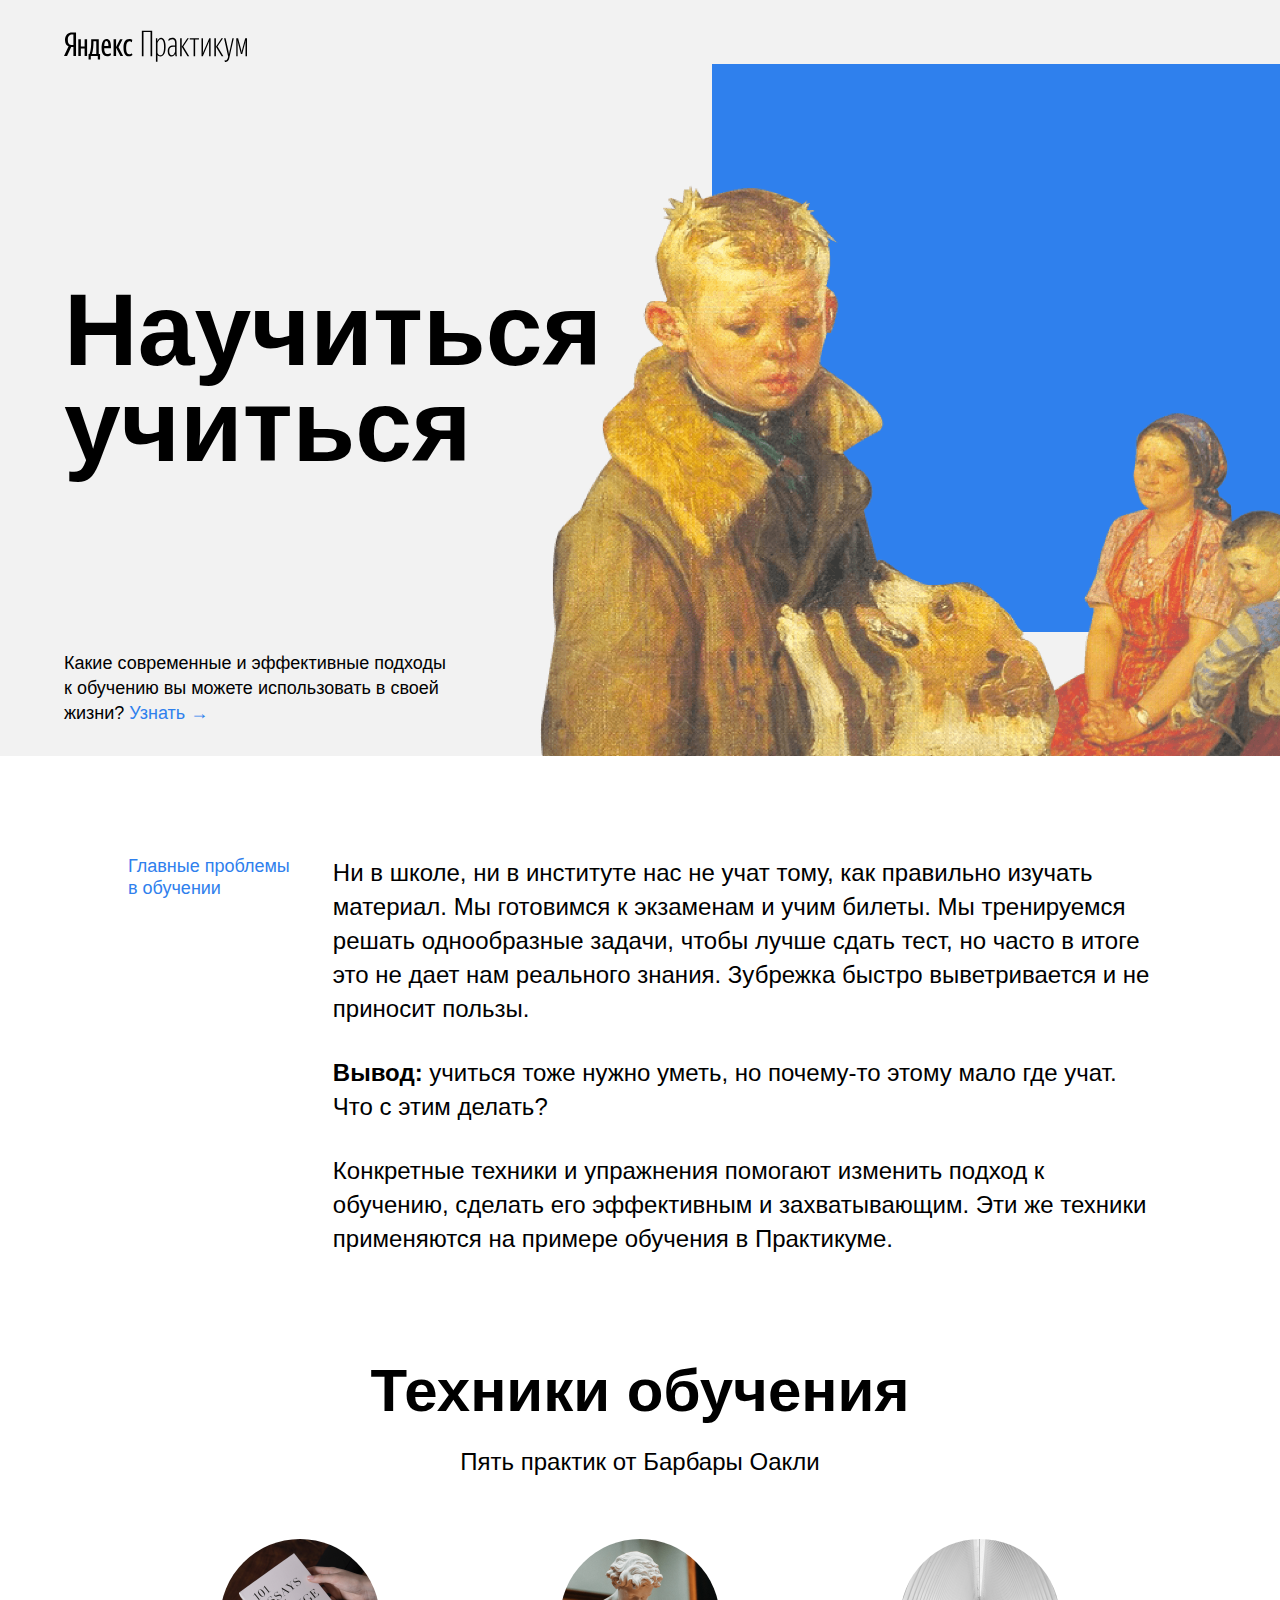
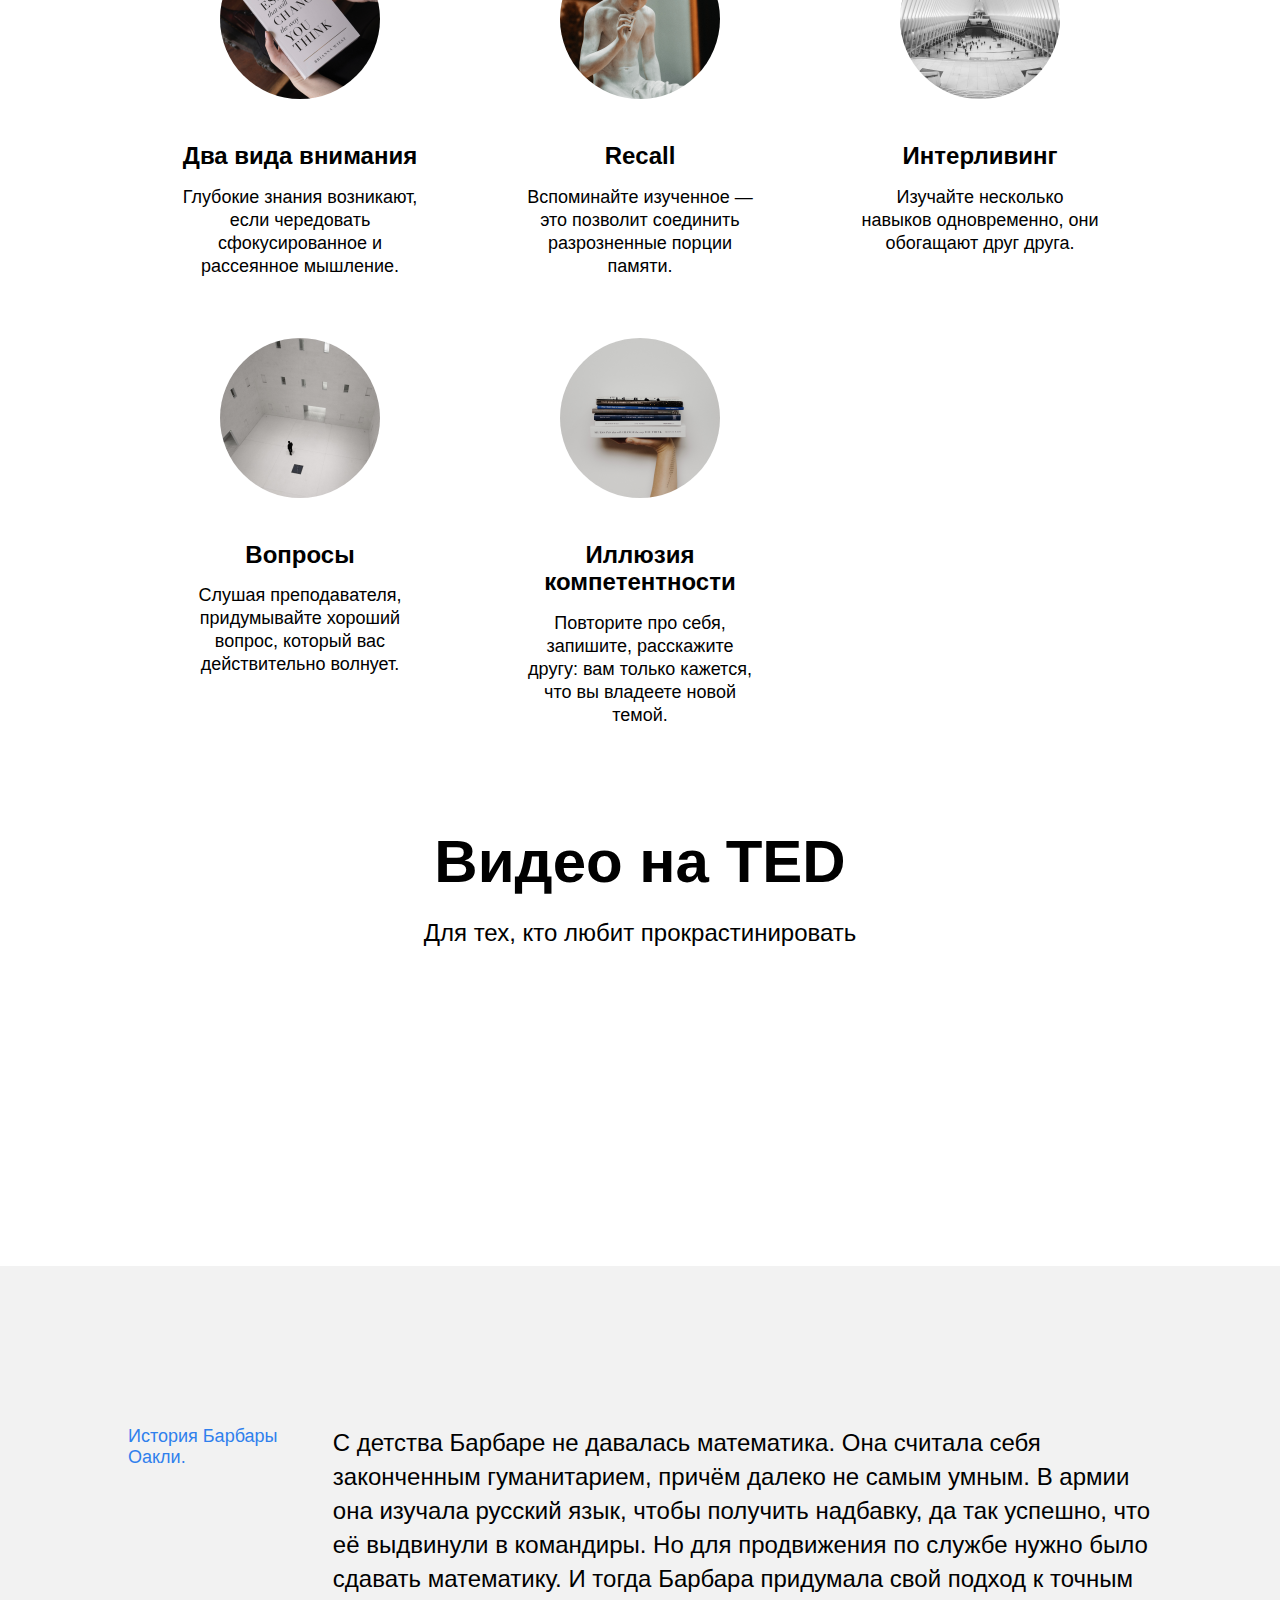
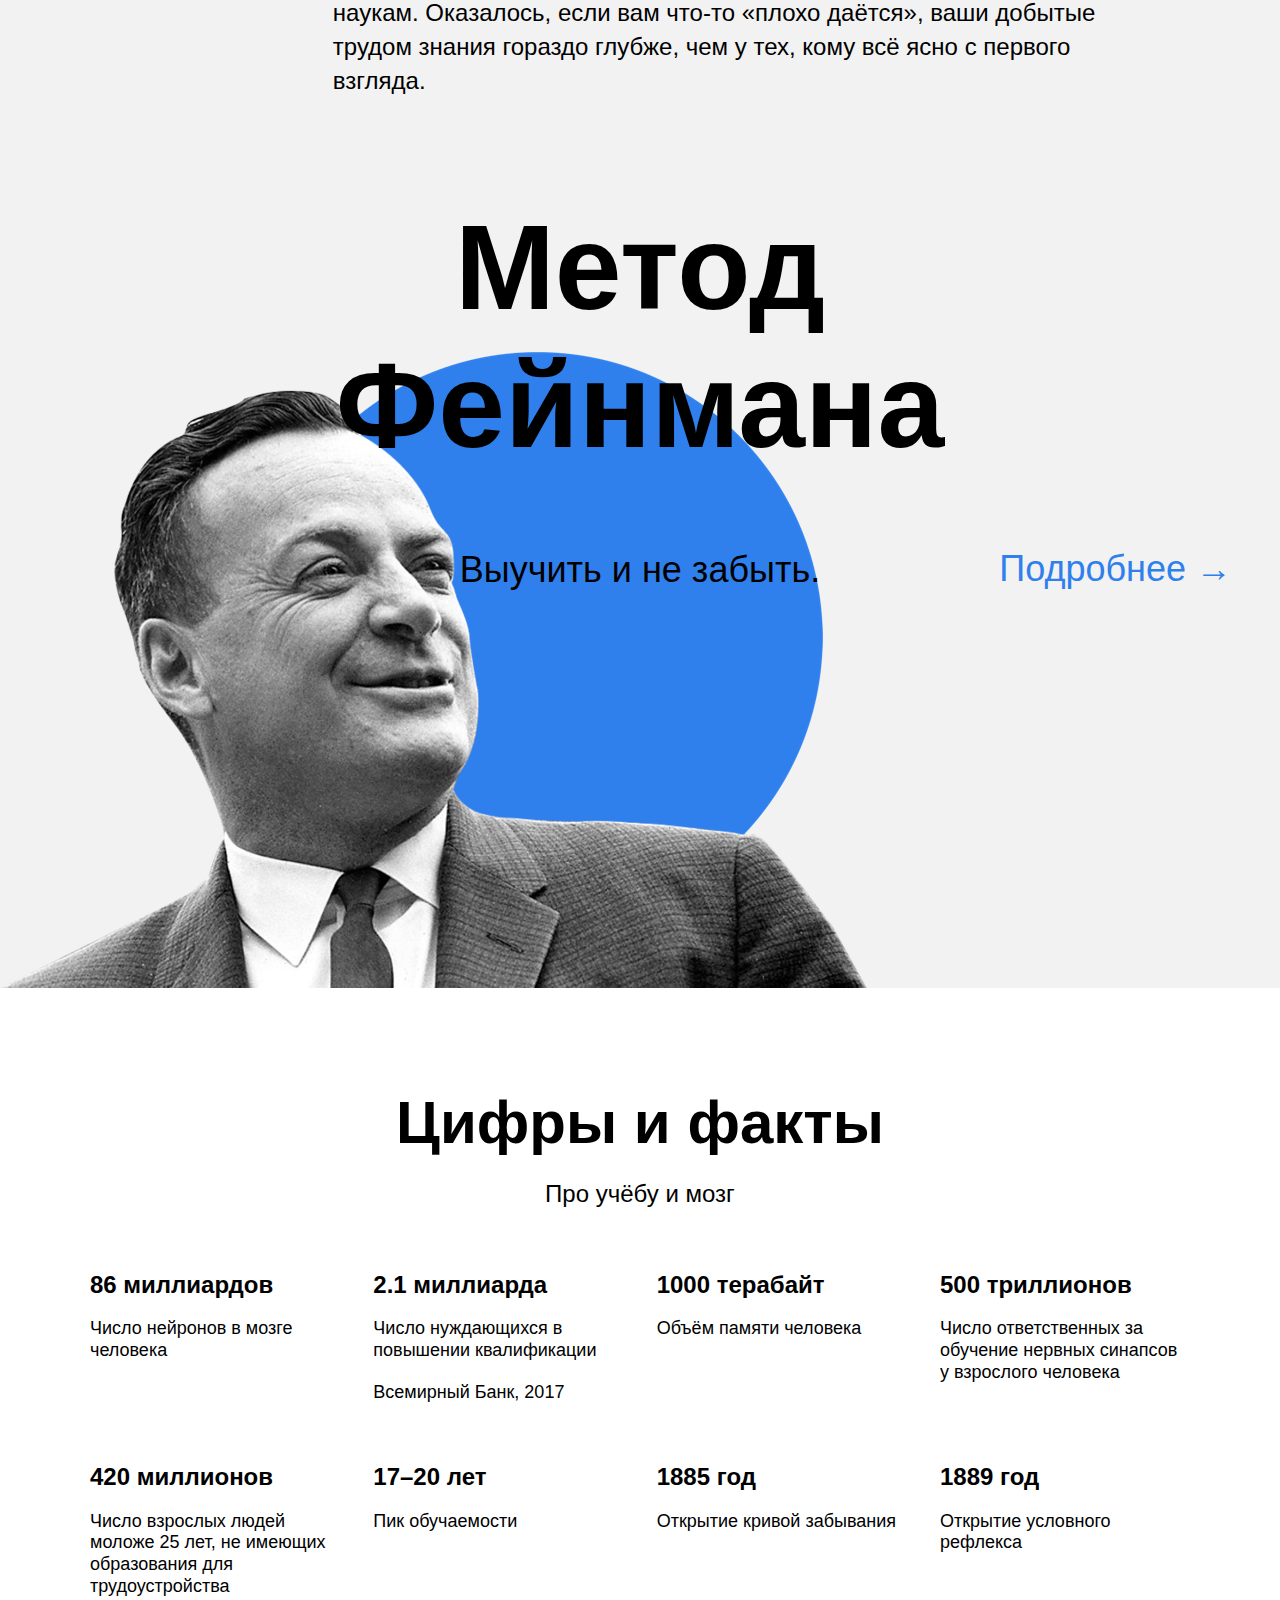
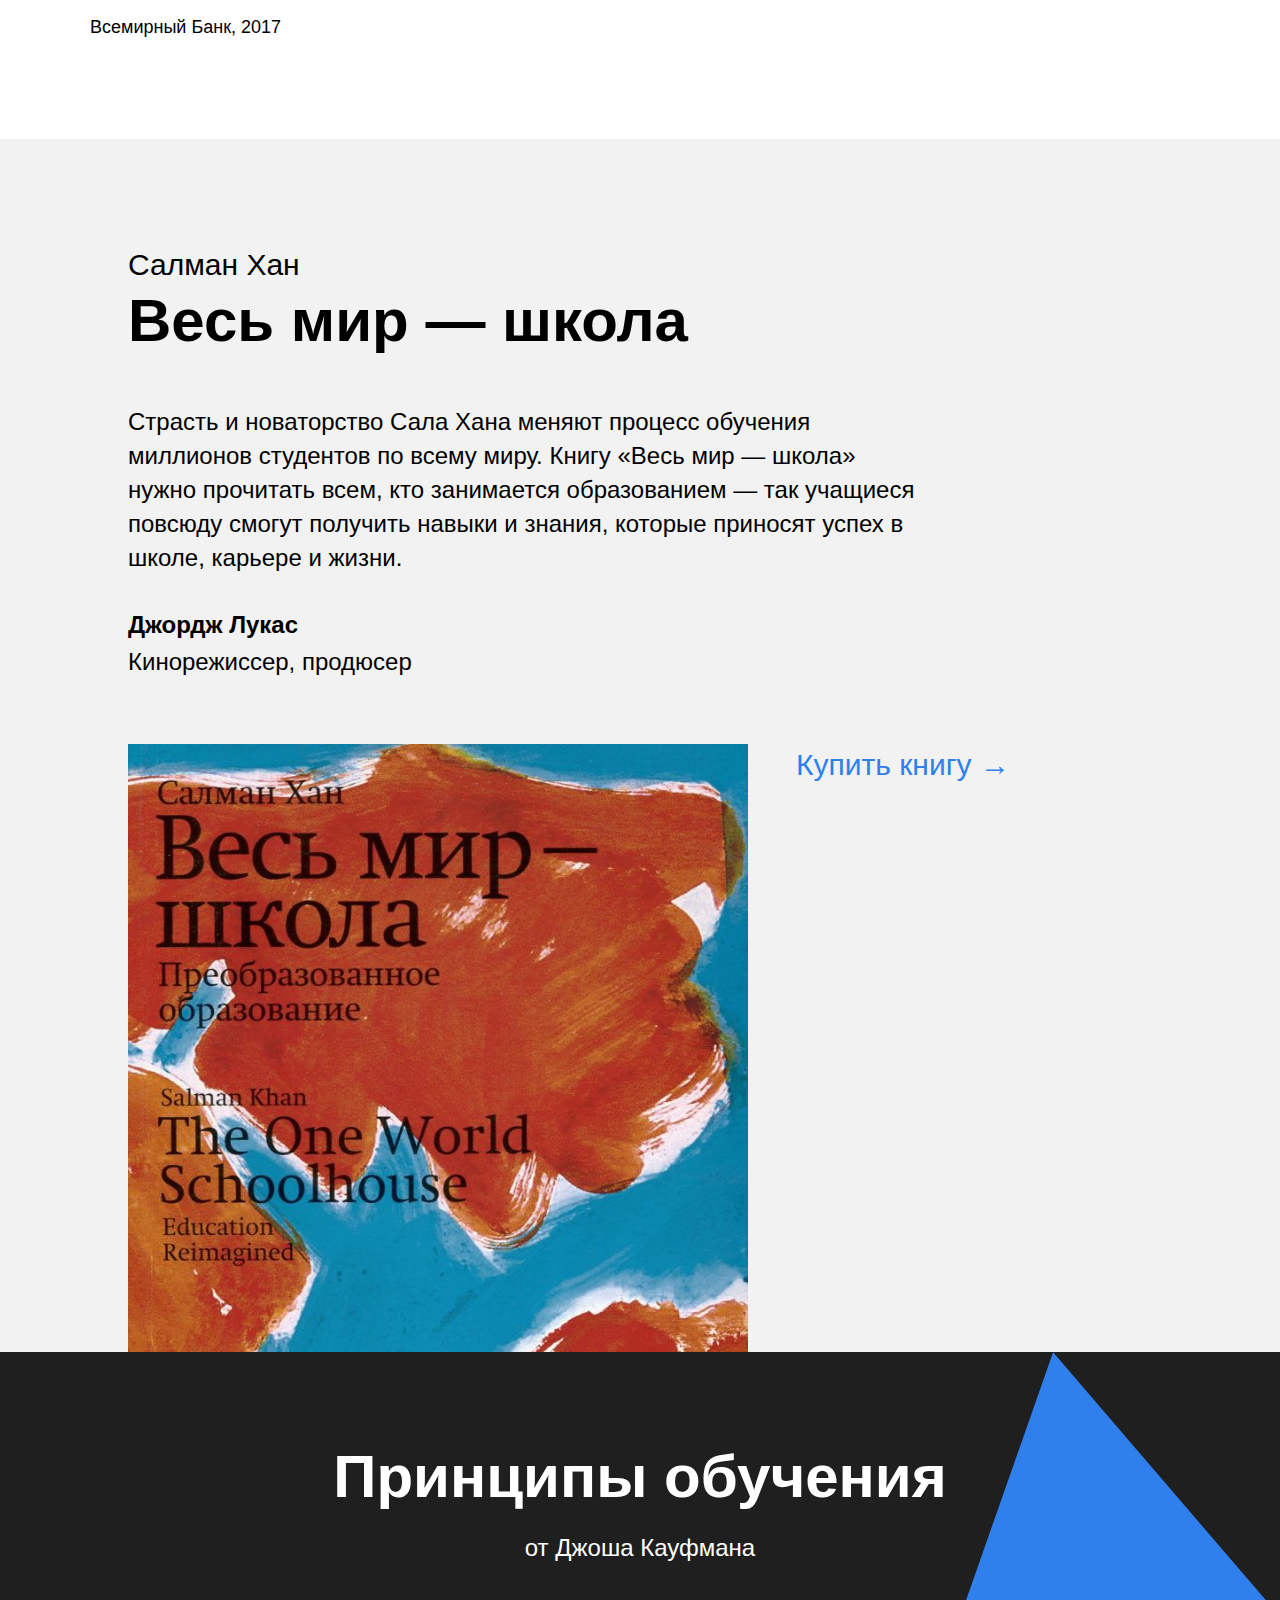
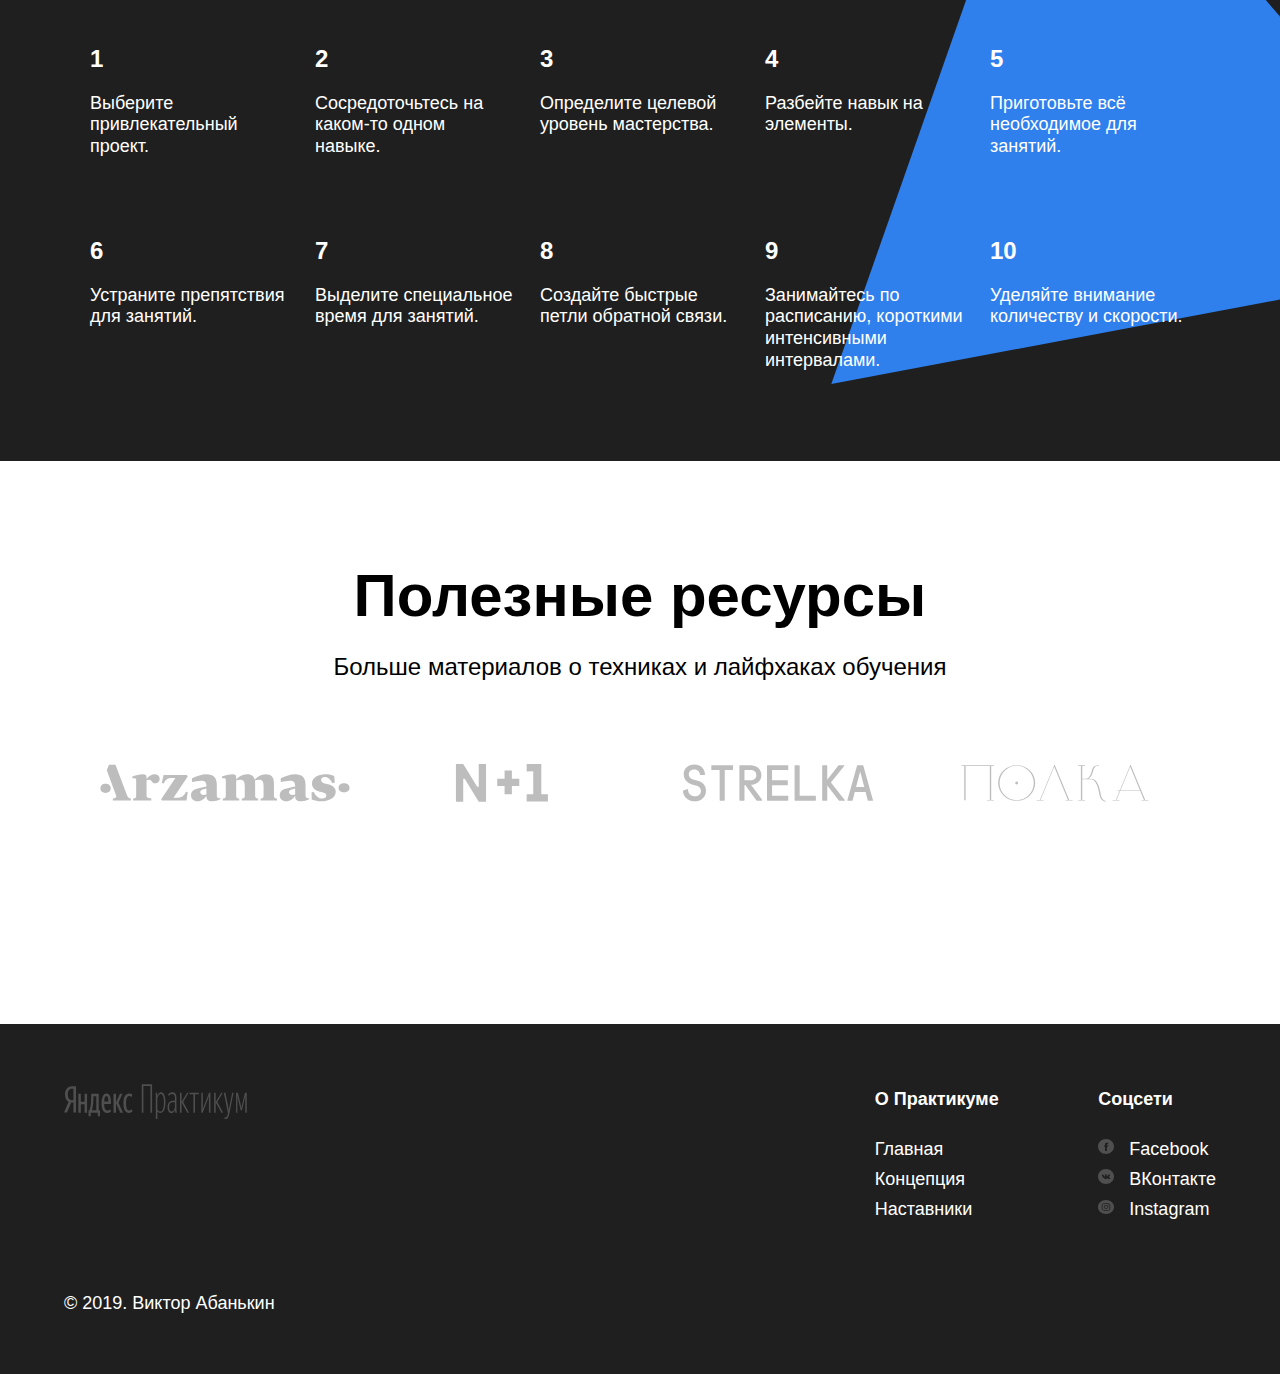
<file: index.html>
<!DOCTYPE html>
<html lang="ru">
  <head>
    <meta charset="UTF-8" />
    <meta name="viewport" content="width=device-width, initial-scale=1.0" />
    <meta name="author" content="Павел Безруков" />
    <meta
      name="description"
      content="Вторая часть первого проекта на Яндекс.Практикуме. Проверяется знание анимаций, обрезания объектов и БЭМ-именования файлов."
    />
    <title>Научиться учиться</title>
    <link rel="stylesheet" href="./pages/index.css" />
  </head>
  <body>
    <div class="page">
      <header class="header">
        <a href="#" class="logo logo_place_header"></a>
        <h1 class="header__title">Научиться учиться</h1>
        <p class="header__subtitle">
          Какие современные и эффективные подходы к обучению вы можете
          использовать в своей жизни?
          <a href="#" class="header__link fade-on-hover">Узнать →</a>
        </p>
        <img
          class="header__main-illustration"
          alt="Грустный мальчик"
          src="./images/header-image.png"
        />
        <div class="header__square-pic rotation"></div>
      </header>
      <main class="content">
        <section class="description">
          <div class="two-columns">
            <h2 class="two-columns__brief">Главные проблемы в обучении</h2>
            <div class="two-columns__main-text">
              <p class="two-columns__paragraph">
                Ни в школе, ни в институте нас не учат тому, как правильно
                изучать материал. Мы готовимся к экзаменам и учим билеты. Мы
                тренируемся решать однообразные задачи, чтобы лучше сдать тест,
                но часто в итоге это не дает нам реального знания. Зубрежка
                быстро выветривается и не приносит пользы.
              </p>
              <p class="two-columns__paragraph">
                <span class="two-columns__span-accent">Вывод:</span> учиться
                тоже нужно уметь, но почему-то этому мало где учат. Что с этим
                делать?
              </p>
              <p class="two-columns__paragraph">
                Конкретные техники и упражнения помогают изменить подход к
                обучению, сделать его эффективным и захватывающим. Эти же
                техники применяются на примере обучения в Практикуме.
              </p>
            </div>
          </div>
        </section>
        <section class="techniques">
          <h2 class="section-title">Техники обучения</h2>
          <p class="section-subtitle">Пять практик от Барбары Оакли</p>
          <ul class="cards">
            <li class="cards__item">
              <img
                class="cards__image"
                src="./images/cards-attention.png"
                alt="Внимание"
              />
              <h3 class="cards__title">Два вида внимания</h3>
              <p class="cards__description">
                Глубокие знания возникают, если чередовать сфокусированное и
                рассеянное мышление.
              </p>
            </li>
            <li class="cards__item">
              <img
                class="cards__image"
                src="./images/cards-recall.png"
                alt="Память"
              />
              <h3 class="cards__title">Recall</h3>
              <p class="cards__description">
                Вспоминайте изученное — это позволит соединить разрозненные
                порции памяти.
              </p>
            </li>
            <li class="cards__item">
              <img
                class="cards__image"
                src="./images/cards-interliving.png"
                alt="Интерливинг"
              />
              <h3 class="cards__title">Интерливинг</h3>
              <p class="cards__description">
                Изучайте несколько навыков одновременно, они обогащают друг
                друга.
              </p>
            </li>
            <li class="cards__item">
              <img
                class="cards__image"
                src="./images/cards-question.png"
                alt="Вопросы"
              />
              <h3 class="cards__title">Вопросы</h3>
              <p class="cards__description">
                Слушая преподавателя, придумывайте хороший вопрос, который вас
                действительно волнует.
              </p>
            </li>
            <li class="cards__item">
              <img
                class="cards__image"
                src="./images/cards-competence.png"
                alt="Иллюзия компетентности"
              />
              <h3 class="cards__title">Иллюзия компетентности</h3>
              <p class="cards__description">
                Повторите про себя, запишите, расскажите другу: вам только
                кажется, что вы владеете новой темой.
              </p>
            </li>
          </ul>
        </section>
        <section class="video">
          <h2 class="section-title">Видео нa TED</h2>
          <p class="section-subtitle">Для тех, кто любит прокрастинировать</p>
          <div class="video__iframes">
            <iframe
              class="video__iframe"
              src="https://www.youtube.com/embed/5MgBikgcWnY"
              title="YouTube video player"
              allow="accelerometer; autoplay; clipboard-write; encrypted-media; gyroscope; picture-in-picture"
              allowfullscreen
            ></iframe>
            <iframe
              class="video__iframe"
              src="https://www.youtube.com/embed/arj7oStGLkU"
              title="YouTube video player"
              allow="accelerometer; autoplay; clipboard-write; encrypted-media; gyroscope; picture-in-picture"
              allowfullscreen
            ></iframe>
          </div>
        </section>
        <section class="oakley">
          <div class="two-columns">
            <h2 class="two-columns__brief">История Барбары Оакли.</h2>
            <div class="two-columns__main-text">
              <p class="two-columns__paragraph">
                С детства Барбаре не давалась математика. Она считала себя
                законченным гуманитарием, причём далеко не самым умным. В армии
                она изучала русский язык, чтобы получить надбавку, да так
                успешно, что её выдвинули в командиры. Но для продвижения по
                службе нужно было сдавать математику. И тогда Барбара придумала
                свой подход к точным наукам. Оказалось, если вам что-то «плохо
                даётся», ваши добытые трудом знания гораздо глубже, чем у тех,
                кому всё ясно с первого взгляда.
              </p>
            </div>
          </div>
        </section>
        <section class="feynman">
          <h2 class="feynman__title">Метод Фейнмана</h2>
          <p class="feynman__subtitle">Выучить и не забыть.</p>
          <a href="#" class="feynman__link fade-on-hover">Подробнее →</a>
        </section>
        <section class="digits">
          <h2 class="section-title">Цифры и факты</h2>
          <p class="section-subtitle">Про учёбу и мозг</p>
          <ul class="table">
            <li class="table__cell">
              <h3 class="table__heading">86 миллиардов</h3>
              <p class="table__text">Число нейронов в мозге человека</p>
            </li>
            <li class="table__cell">
              <h3 class="table__heading">2.1 миллиарда</h3>
              <p class="table__text">
                Число нуждающихся в повышении квалификации
              </p>
              <p class="table__text">Всемирный Банк, 2017</p>
            </li>
            <li class="table__cell">
              <h3 class="table__heading">1000 терабайт</h3>
              <p class="table__text">Объём памяти человека</p>
            </li>
            <li class="table__cell">
              <h3 class="table__heading">500 триллионов</h3>
              <p class="table__text">
                Число ответственных за обучение нервных синапсов у взрослого
                человека
              </p>
            </li>
            <li class="table__cell">
              <h3 class="table__heading">420 миллионов</h3>
              <p class="table__text">
                Число взрослых людей моложе 25 лет, не имеющих образования для
                трудоустройства
              </p>
              <p class="table__text">Всемирный Банк, 2017</p>
            </li>
            <li class="table__cell">
              <h3 class="table__heading">17–20 лет</h3>
              <p class="table__text">Пик обучаемости</p>
            </li>
            <li class="table__cell">
              <h3 class="table__heading">1885 год</h3>
              <p class="table__text">Открытие кривой забывания</p>
            </li>
            <li class="table__cell">
              <h3 class="table__heading">1889 год</h3>
              <p class="table__text">Открытие условного рефлекса</p>
            </li>
          </ul>
        </section>
        <section class="khan">
          <div class="khan__container">
            <p class="khan__author">Салман Хан</p>
            <h2 class="khan__title">Весь мир — школа</h2>
            <blockquote class="khan__quote">
              Страсть и новаторство Сала Хана меняют процесс обучения миллионов
              студентов по всему миру. Книгу «Весь мир — школа» нужно прочитать
              всем, кто занимается образованием — так учащиеся повсюду смогут
              получить навыки и знания, которые приносят успех в школе, карьере
              и жизни.
            </blockquote>
            <h3 class="khan__quote-author">Джордж Лукас</h3>
            <p class="khan__quote-author-subline">Кинорежиссер, продюсер</p>
            <div class="khan__book-container">
              <img
                class="khan__book-pic"
                alt="Обложка книги"
                src="./images/khan-book.jpg"
              />
              <a href="#" class="khan__buy-link fade-on-hover"
                >Купить книгу →</a
              >
            </div>
          </div>
        </section>
        <section class="kaufman">
          <h2 class="section-title section-title_theme_dark">
            Принципы обучения
          </h2>
          <p class="section-subtitle section-subtitle_theme_dark">
            от Джоша Кауфмана
          </p>
          <ul class="table table_theme_dark">
            <li class="table__cell table__cell_theme_dark">
              <h3 class="table__heading table__heading_theme_dark">1</h3>
              <p class="table__text table__text_theme_dark">
                Выберите привлекательный проект.
              </p>
            </li>
            <li class="table__cell table__cell_theme_dark">
              <h3 class="table__heading table__heading_theme_dark">2</h3>
              <p class="table__text table__text_theme_dark">
                Сосредоточьтесь на каком-то одном навыке.
              </p>
            </li>
            <li class="table__cell table__cell_theme_dark">
              <h3 class="table__heading table__heading_theme_dark">3</h3>
              <p class="table__text table__text_theme_dark">
                Определите целевой уровень мастерства.
              </p>
            </li>
            <li class="table__cell table__cell_theme_dark">
              <h3 class="table__heading table__heading_theme_dark">4</h3>
              <p class="table__text table__text_theme_dark">
                Разбейте навык на элементы.
              </p>
            </li>
            <li class="table__cell table__cell_theme_dark">
              <h3 class="table__heading table__heading_theme_dark">5</h3>
              <p class="table__text table__text_theme_dark">
                Приготовьте всё необходимое для занятий.
              </p>
            </li>
            <li class="table__cell table__cell_theme_dark">
              <h3 class="table__heading table__heading_theme_dark">6</h3>
              <p class="table__text table__text_theme_dark">
                Устраните препятствия для занятий.
              </p>
            </li>
            <li class="table__cell table__cell_theme_dark">
              <h3 class="table__heading table__heading_theme_dark">7</h3>
              <p class="table__text table__text_theme_dark">
                Выделите специальное время для занятий.
              </p>
            </li>
            <li class="table__cell table__cell_theme_dark">
              <h3 class="table__heading table__heading_theme_dark">8</h3>
              <p class="table__text table__text_theme_dark">
                Создайте быстрые петли обратной связи.
              </p>
            </li>
            <li class="table__cell table__cell_theme_dark">
              <h3 class="table__heading table__heading_theme_dark">9</h3>
              <p class="table__text table__text_theme_dark">
                Занимайтесь по расписанию, короткими интенсивными интервалами.
              </p>
            </li>
            <li class="table__cell table__cell_theme_dark">
              <h3 class="table__heading table__heading_theme_dark">10</h3>
              <p class="table__text table__text_theme_dark">
                Уделяйте внимание количеству и скорости.
              </p>
            </li>
          </ul>
          <div class="kaufman__triangle rotation"></div>
        </section>
        <section class="resources">
          <h2 class="section-title">Полезные ресурсы</h2>
          <p class="section-subtitle">
            Больше материалов о техниках и лайфхаках обучения
          </p>
          <ul class="resources__logo-zone">
            <li>
              <a href="#" class="fade-on-hover">
                <img
                  class="resources__logo"
                  alt="ссылка на Arzamas"
                  src="./images/logo/resources-arzamas.svg"
                />
              </a>
            </li>
            <li>
              <a href="#" class="fade-on-hover">
                <img
                  class="resources__logo"
                  alt="ссылка на N + 1"
                  src="./images/logo/resources-n1.svg"
              /></a>
            </li>
            <li>
              <a href="#" class="fade-on-hover">
                <img
                  class="resources__logo"
                  alt="ссылка на STRELKA"
                  src="./images/logo/resources-strelka.svg"
                />
              </a>
            </li>
            <li>
              <a href="#" class="fade-on-hover">
                <img
                  class="resources__logo"
                  alt="ссылка на ПОЛКА"
                  src="./images/logo/resources-polka.svg"
                />
              </a>
            </li>
          </ul>
        </section>
      </main>
      <footer class="footer">
        <div class="footer__columns">
          <div class="footer__column footer__column_content_copyright">
            <a href="#" class="logo logo_place_footer"></a>
            <a href="#" class="footer__author fade-on-hover"
              >© 2019. Виктор Абанькин</a
            >
          </div>
          <div class="footer__column footer__column_content_info">
            <h3 class="footer__column-heading">О Практикуме</h3>
            <nav>
              <ul class="footer__column-links">
                <li>
                  <a href="#" class="footer__column-link fade-on-hover"
                    >Главная</a
                  >
                </li>
                <li>
                  <a href="#" class="footer__column-link fade-on-hover"
                    >Концепция</a
                  >
                </li>
                <li>
                  <a href="#" class="footer__column-link fade-on-hover"
                    >Наставники</a
                  >
                </li>
              </ul>
            </nav>
          </div>
          <div class="footer__column footer__column_content_social">
            <h3 class="footer__column-heading">Соцсети</h3>
            <ul class="footer__column-links">
              <li>
                <a
                  href="https://facebook.com"
                  target="_blank"
                  class="footer__column-link fade-on-hover"
                >
                  <img
                    class="footer__social-icon"
                    src="./images/facebook_color_white.svg"
                    alt="Фейсбук"
                  />
                  Facebook
                </a>
              </li>
              <li>
                <a
                  href="https://vk.com"
                  target="_blank"
                  class="footer__column-link fade-on-hover"
                >
                  <img
                    class="footer__social-icon"
                    src="./images/vk_color_white.svg"
                    alt="ВКонтакте"
                  />
                  ВКонтакте
                </a>
              </li>
              <li>
                <a
                  href="https://instagram.com"
                  target="_blank"
                  class="footer__column-link fade-on-hover"
                >
                  <img
                    class="footer__social-icon"
                    src="./images/instagram_color_white.svg"
                    alt="Инстаграм"
                  />
                  Instagram
                </a>
              </li>
            </ul>
          </div>
        </div>
      </footer>
    </div>
  </body>
</html>
</file>
<file: pages/index.css>
@import url(../vendor/normalize.css);

@import url(../blocks/rotation/rotation.css);
@import url(../blocks/fade-on-hover/fade-on-hover.css);

@import url(../blocks/description/description.css);
@import url(../blocks/digits/digits.css);

@import url(../blocks/feynman/feynman.css);
@import url(../blocks/feynman/__link/feynman__link.css);
@import url(../blocks/feynman/__subtitle/feynman__subtitle.css);
@import url(../blocks/feynman/__title/feynman__title.css);

@import url(../blocks/footer/footer.css);
@import url(../blocks/footer/__author/footer__author.css);
@import url(../blocks/footer/__column-heading/footer__column-heading.css);
@import url(../blocks/footer/__column-link/footer__column-link.css);
@import url(../blocks/footer/__column-links/footer__column-links.css);
@import url(../blocks/footer/__column/footer__column.css);
@import url(../blocks/footer/__column/_content/footer__column_content_copyright.css);
@import url(../blocks/footer/__columns/footer__columns.css);
@import url(../blocks/footer/__social-icon/footer__social-icon.css);

@import url(../blocks/header/header.css);
@import url(../blocks/header/__link/header__link.css);
@import url(../blocks/header/__main-illustration/header__main-illustration.css);
@import url(../blocks/header/__square-pic/header__square-pic.css);
@import url(../blocks/header/__subtitle/header__subtitle.css);
@import url(../blocks/header/__title/header__title.css);

@import url(../blocks/kaufman/kaufman.css);
@import url(../blocks/kaufman/__triangle/kaufman__triangle.css);

@import url(../blocks/logo/logo.css);
@import url(../blocks/logo/_place/logo_place_footer.css);
@import url(../blocks/logo/_place/logo_place_header.css);

@import url(../blocks/page/page.css);

@import url(../blocks/section-subtitle/section-subtitle.css);
@import url(../blocks/section-subtitle/_theme/section-subtitle_theme_dark.css);

@import url(../blocks/section-title/section-title.css);
@import url(../blocks/section-title/_theme/section-title_theme_dark.css);

@import url(../blocks/table/table.css);
@import url(../blocks/table/_theme/table_theme_dark.css);
@import url(../blocks/table/__cell/table__cell.css);
@import url(../blocks/table/__cell/_theme/table__cell_theme_dark.css);
@import url(../blocks/table/__heading/table__heading.css);
@import url(../blocks/table/__heading/_theme/table__heading_theme_dark.css);
@import url(../blocks/table/__text/table__text.css);
@import url(../blocks/table/__text/_theme/table__text_theme_dark.css);

@import url(../blocks/two-columns/two-columns.css);
@import url(../blocks/two-columns/__brief/two-columns__brief.css);
@import url(../blocks/two-columns/__main-text/two-columns__main-text.css);
@import url(../blocks/two-columns/__paragraph/two-columns__paragraph.css);
@import url(../blocks/two-columns/__span-accent/two-columns__span-accent.css);

@import url(../blocks/techniques/techniques.css);

@import url(../blocks/cards/cards.css);
@import url(../blocks/cards/__title/cards__title.css);
@import url(../blocks/cards/__item/cards__item.css);
@import url(../blocks/cards/__image/cards__image.css);
@import url(../blocks/cards/__description/cards__description.css);

@import url(../blocks/video/video.css);
@import url(../blocks/video/__iframes/video__iframes.css);
@import url(../blocks/video/__iframe/video__iframe.css);

@import url(../blocks/oakley/oakley.css);

@import url(../blocks/khan/khan.css);
@import url(../blocks/khan/__author/khan__author.css);
@import url(../blocks/khan/__book-container/khan__book-container.css);
@import url(../blocks/khan/__book-pic/khan__bok-pic.css);
@import url(../blocks/khan/__buy-link/khan__buy-link.css);
@import url(../blocks/khan/__container/khan__container.css);
@import url(../blocks/khan/__quote-author-subline/khan__quote-author-subline.css);
@import url(../blocks/khan/__quote-author/khan__quote-author.css);
@import url(../blocks/khan/__quote/khan__quote.css);
@import url(../blocks/khan/__title/khan__title.css);

@import url(../blocks/resources/resources.css);
@import url(../blocks/resources/__logo-zone/resources__logo-zone.css);
@import url(../blocks/resources/__logo/resources__logo.css);
</file>
